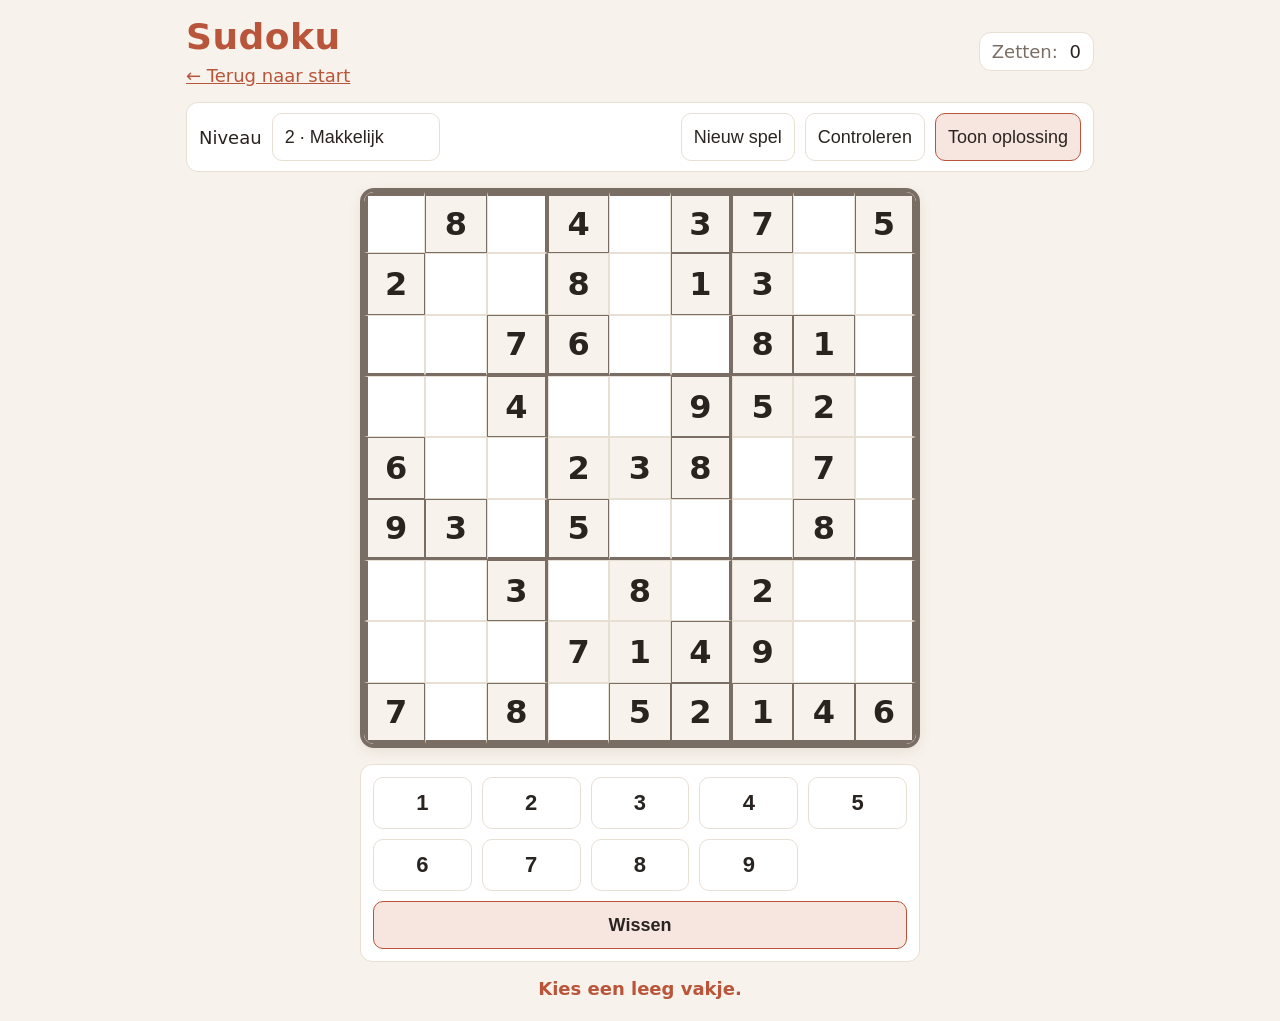
<file: sudoku.html>
<!DOCTYPE html>
<html lang="nl">
<head>
  <meta charset="UTF-8" />
  <meta name="viewport" content="width=device-width, initial-scale=1" />
  <title>Sudoku — zes niveaus</title>
  <script>
    if (new URLSearchParams(location.search).has("inline")) document.documentElement.classList.add("inline");
  </script>
  <link rel="stylesheet" href="sudoku/style.css" />
</head>
<body>
  <div class="app">
    <header class="header">
      <div><h1>Sudoku</h1><a class="back" href="index.html">← Terug naar start</a></div>
      <div class="status">
        <div class="stat"><span class="label">Zetten:</span> <span id="moves">0</span></div>
      </div>
    </header>

    <section class="controls">
      <div class="left-controls">
        <label class="label" for="difficulty">Niveau</label>
        <select id="difficulty" aria-label="Moeilijkheid">
          <option value="very-easy">1 · Heel makkelijk</option>
          <option value="easy" selected>2 · Makkelijk</option>
          <option value="normal">3 · Gemiddeld</option>
          <option value="challenging">4 · Uitdagend</option>
          <option value="hard">5 · Moeilijk</option>
          <option value="very-hard">6 · Heel moeilijk</option>
        </select>
      </div>
      <div class="right-controls">
        <button id="newGameBtn" class="btn">Nieuw spel</button>
        <button id="checkBtn" class="btn" disabled>Controleren</button>
        <button id="solveBtn" class="btn btn-accent" disabled>Toon oplossing</button>
      </div>
    </section>



    <main class="board-wrapper">
      <div id="board" class="board" role="grid" aria-label="Sudokubord"></div>
    </main>

    <section class="keypad" aria-label="Cijferkeuze">
      <button class="key" data-key="1">1</button>
      <button class="key" data-key="2">2</button>
      <button class="key" data-key="3">3</button>
      <button class="key" data-key="4">4</button>
      <button class="key" data-key="5">5</button>
      <button class="key" data-key="6">6</button>
      <button class="key" data-key="7">7</button>
      <button class="key" data-key="8">8</button>
      <button class="key" data-key="9">9</button>
      <button class="key key-erase" data-key="erase">Wissen</button>
    </section>

    <p id="message" class="message" role="status" aria-live="polite"></p>


  </div>

  <script src="sudoku/script.js"></script>
</body>
</html>
</file>
<file: sudoku/style.css>
:root {
  color-scheme: light dark;
  --bg: #f7f2eb;
  --panel: #ffffff;
  --text: #2a2420;
  --muted: #7a6e64;
  --accent: #b8553a;
  --accent-2: #b8553a;
  --danger: #a52a22;
  --grid: #e8dfd4;
  --grid-strong: #7a6e64;
  --highlight: #f6e6df;
  --select: #efcabc;
  --error-bg: #fce3df;
}
@media (prefers-color-scheme: dark) {
  :root {
    --bg: #1d1916;
    --panel: #2a2420;
    --text: #f2ebe3;
    --muted: #a89c91;
    --accent: #e2876b;
    --accent-2: #e2876b;
    --danger: #ff9c90;
    --grid: #3a322c;
    --grid-strong: #a89c91;
    --highlight: #3a2b25;
    --select: #604034;
    --error-bg: #542c28;
  }
}

* { box-sizing: border-box; }

html, body {
  height: 100%;
}

body {
  margin: 0;
  font-family: system-ui, -apple-system, Segoe UI, Roboto, Ubuntu, Cantarell, Noto Sans, Helvetica, Arial, "Apple Color Emoji", "Segoe UI Emoji";
  background: var(--bg);
  color: var(--text);
}

.app {
  max-width: 1100px;
  margin: 0 auto;
  padding: 16px;
  display: grid;
  grid-template-rows: auto auto auto 1fr auto auto;
  gap: 16px;
  min-height: 100%;
}

.header {
  display: flex;
  align-items: center;
  justify-content: space-between;
  gap: 12px;
}

.header h1 {
  margin: 0;
  font-weight: 800;
  letter-spacing: 0.5px;
  background: linear-gradient(90deg, var(--accent), var(--accent-2));
  -webkit-background-clip: text;
  background-clip: text;
  color: transparent;
}

.status {
  display: flex;
  gap: 16px;
  align-items: center;
  background: var(--panel);
  border: 1px solid var(--grid);
  padding: 8px 12px;
  border-radius: 12px;
}

.stat .label {
  color: var(--muted);
  margin-right: 6px;
}

.controls {
  display: flex;
  align-items: center;
  justify-content: space-between;
  background: var(--panel);
  border: 1px solid var(--grid);
  padding: 10px 12px;
  border-radius: 12px;
  gap: 12px;
}

.left-controls, .right-controls {
  display: flex;
  align-items: center;
  gap: 10px;
}

select, .btn {
  appearance: none;
  border: 1px solid var(--grid);
  background: var(--panel);
  color: var(--text);
  padding: 10px 12px;
  border-radius: 10px;
  font-size: 14px;
}

.btn {
  cursor: pointer;
  transition: transform 0.05s ease, background 0.2s ease, border-color 0.2s ease;
}

.btn[disabled] {
  opacity: 0.6;
  cursor: not-allowed;
}

.btn:hover:not([disabled]) {
  border-color: var(--accent);
  transform: translateY(-1px);
}

.btn:active:not([disabled]) {
  transform: translateY(0);
}

.btn-accent {
  background: var(--highlight);
  border-color: var(--accent);
}

.howto {
  background: var(--panel);
  border: 1px solid var(--grid);
  padding: 10px 12px;
  border-radius: 12px;
  color: var(--muted);
  font-size: 14px;
}

.board-wrapper {
  display: grid;
  place-items: center;
}

.board {
  width: min(90vw, 560px);
  height: min(90vw, 560px);
  background: var(--panel);
  border-radius: 14px;
  padding: 0;
  display: grid;
  grid-template-columns: repeat(9, 1fr);
  grid-template-rows: repeat(9, 1fr);
  gap: 0;
  border: 4px solid var(--grid-strong);
  position: relative;
  box-shadow: 0 4px 14px rgba(60,40,20,.08);
}

.cell {
  display: grid;
  place-items: center;
  font-weight: 700;
  font-size: clamp(18px, 4vw, 26px);
  background: var(--panel);
  color: var(--accent);
  user-select: none;
  position: relative;
  outline: none;
  border: 1px solid var(--grid);
  transition: background 0.15s ease, border-color 0.15s ease, box-shadow 0.15s ease;
  min-width: 0;
}

.cell.edge-left { border-left-width: 4px; border-left-color: var(--grid-strong); }
.cell.edge-top { border-top-width: 4px; border-top-color: var(--grid-strong); }
.cell.edge-right { border-right-width: 4px; border-right-color: var(--grid-strong); }
.cell.edge-bottom { border-bottom-width: 4px; border-bottom-color: var(--grid-strong); }

.cell.thick-right { border-right-width: 3px; border-right-color: var(--grid-strong); }
.cell.thick-bottom { border-bottom-width: 3px; border-bottom-color: var(--grid-strong); }

.cell.readonly {
  color: var(--text);
  background: var(--bg);
  border-color: var(--grid);
}

.cell.selected {
  background: var(--select);
  border-color: var(--grid-strong);
  box-shadow: 0 0 0 2px var(--accent) inset;
}

.cell.highlight {
  background: var(--highlight);
}

.cell.conflict {
  background: var(--error-bg);
  border-color: var(--danger);
  box-shadow: 0 0 0 2px var(--danger) inset;
}

.cell.error {
  color: var(--danger);
}

.cell .pencil {
  font-size: 12px;
  color: var(--muted);
}

.keypad {
  display: grid;
  grid-template-columns: repeat(5, minmax(56px, 1fr));
  gap: 10px;
  background: var(--panel);
  border: 1px solid var(--grid);
  padding: 12px;
  border-radius: 12px;
  width: min(90vw, 560px);
  margin: 0 auto;
}

.key {
  padding: 12px;
  border-radius: 10px;
  border: 1px solid var(--grid);
  background: var(--panel);
  color: var(--text);
  font-weight: 700;
  font-size: 18px;
  cursor: pointer;
  transition: transform 0.05s ease, background 0.2s ease, border-color 0.2s ease;
}

.key:hover {
  border-color: var(--accent);
  transform: translateY(-1px);
}

.key:active {
  transform: translateY(0);
}

.key-erase {
  grid-column: span 2;
  background: var(--highlight);
  border-color: var(--accent);
}

.footer {
  text-align: center;
  color: var(--muted);
  font-size: 14px;
}

@media (min-width: 640px) {
  .keypad {
    grid-template-columns: repeat(10, minmax(40px, 1fr));
    width: min(90vw, 560px);
  }
  .key-erase {
    grid-column: span 2;
  }
}
/* Larger controls and wrapping for Omi's start page. */
body { font-size: 18px; }
.app { max-width: 940px; grid-template-rows: none; align-content: start; }
.header, .controls, .right-controls { flex-wrap: wrap; }
.back { display: inline-block; color: var(--accent-2); margin-top: 8px; }
.btn, .howto, .footer { font-size: 18px; }
.btn, .key { min-height: 48px; }
.board, .keypad { width: min(100%, 560px); }
.board { height: auto; aspect-ratio: 1; overflow: hidden; }
.keypad { grid-template-columns: repeat(5, minmax(0, 1fr)); }
.key { padding: 12px 4px; font-size: 22px; }
.key-erase { grid-column: 1 / -1; font-size: 18px; }
.cell { font-size: clamp(20px, 5vw, 32px); cursor: pointer; }
.cell:focus-visible, button:focus-visible, a:focus-visible { outline: 3px solid var(--accent-2); outline-offset: -3px; }
.cell.readonly.thick-right, .cell.readonly.edge-right, .cell.readonly.edge-left,
.cell.readonly.thick-bottom, .cell.readonly.edge-bottom, .cell.readonly.edge-top { border-color: var(--grid-strong); }
.message { min-height: 1.5em; margin: 0; text-align: center; font-weight: 700; color: var(--accent-2); }

select { font-size: 18px; min-height: 48px; max-width: 100%; }
.left-controls { flex-wrap: wrap; }

/* Inline game shares the same controls and logic as the standalone page. */
html.inline, .inline body { height: auto; }
.inline .app { min-height: 0; }
.inline .header > div:first-child { display: none; }
.inline .header { justify-content: center; }
</file>
